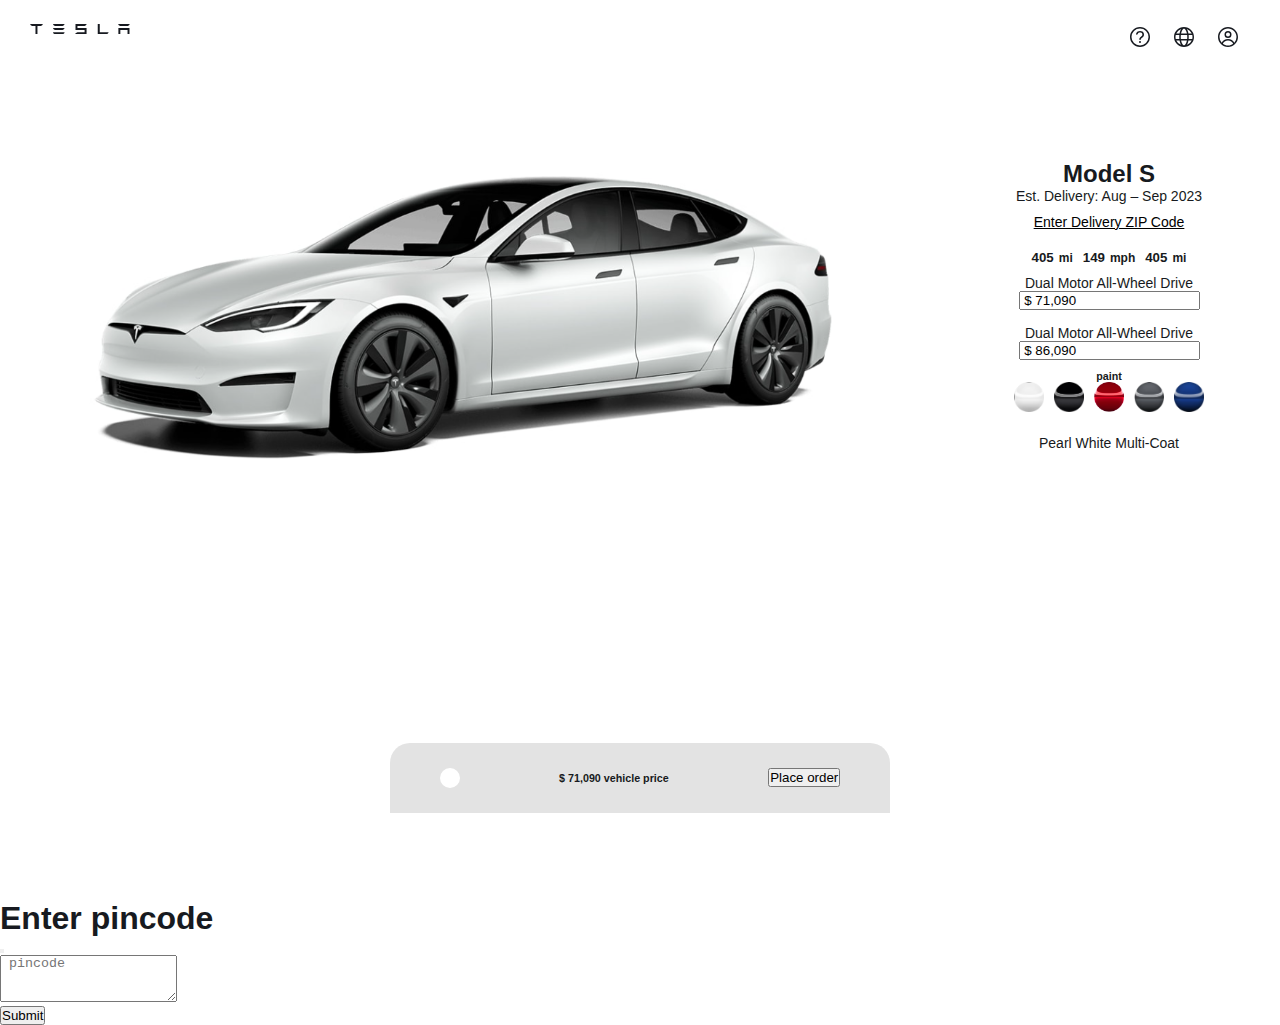
<file: buy.html>
<!DOCTYPE html>
<html lang="en">

<head>
    <meta charset="UTF-8">
    <meta name="viewport" content="width=device-width, initial-scale=1.0">
    <link rel="shortcut icon"
        href="[data-uri]"
        type="image/x-icon">
    <link rel="stylesheet" href="style.css">
    <link rel="preconnect" href="https://fonts.googleapis.com">
    <link rel="preconnect" href="https://fonts.gstatic.com" crossorigin>
    <link href="https://fonts.googleapis.com/css2?family=Montserrat:wght@100;200;300;400;500;600;700&display=swap"
        rel="stylesheet">
    <link href="https://cdn.jsdelivr.net/npm/bootstrap@5.3.1/dist/css/bootstrap.min.css" rel="stylesheet"
        integrity="sha384-4bw+/aepP/YC94hEpVNVgiZdgIC5+VKNBQNGCHeKRQN+PtmoHDEXuppvnDJzQIu9" crossorigin="anonymous">
    <script src="https://cdn.jsdelivr.net/npm/bootstrap@5.3.1/dist/js/bootstrap.bundle.min.js"
        integrity="sha384-HwwvtgBNo3bZJJLYd8oVXjrBZt8cqVSpeBNS5n7C8IVInixGAoxmnlMuBnhbgrkm"
        crossorigin="anonymous"></script>
    <link rel="stylesheet" href="https://cdnjs.cloudflare.com/ajax/libs/font-awesome/6.4.2/css/all.min.css"
        integrity="sha512-z3gLpd7yknf1YoNbCzqRKc4qyor8gaKU1qmn+CShxbuBusANI9QpRohGBreCFkKxLhei6S9CQXFEbbKuqLg0DA=="
        crossorigin="anonymous" referrerpolicy="no-referrer" />
    <title>Tesla</title>
</head>

<body>


    <!--Header seection-->
    <header id="header">
        <a href="./index.html" class="logo"><svg class="tds-icon tds-icon-logo-wordmark tds-site-logo-icon"
                viewBox="0 0 342 35" xmlns="http://www.w3.org/2000/svg">
                <path
                    d="M0 .1a9.7 9.7 0 0 0 7 7h11l.5.1v27.6h6.8V7.3L26 7h11a9.8 9.8 0 0 0 7-7H0zm238.6 0h-6.8v34.8H263a9.7 9.7 0 0 0 6-6.8h-30.3V0zm-52.3 6.8c3.6-1 6.6-3.8 7.4-6.9l-38.1.1v20.6h31.1v7.2h-24.4a13.6 13.6 0 0 0-8.7 7h39.9v-21h-31.2v-7h24zm116.2 28h6.7v-14h24.6v14h6.7v-21h-38zM85.3 7h26a9.6 9.6 0 0 0 7.1-7H78.3a9.6 9.6 0 0 0 7 7zm0 13.8h26a9.6 9.6 0 0 0 7.1-7H78.3a9.6 9.6 0 0 0 7 7zm0 14.1h26a9.6 9.6 0 0 0 7.1-7H78.3a9.6 9.6 0 0 0 7 7zM308.5 7h26a9.6 9.6 0 0 0 7-7h-40a9.6 9.6 0 0 0 7 7z"
                    fill="currentColor"></path>
            </svg></a>



        <nav class="right-desktop">
            <a href=""><svg class="tds-icon tds-icon-help" viewBox="0 0 24 24" xmlns="http://www.w3.org/2000/svg">
                    <path fill="currentColor"
                        d="M12 20.5a8.5 8.5 0 1 1 0-17 8.5 8.5 0 0 1 0 17Zm0 1.5c5.523 0 10-4.477 10-10S17.523 2 12 2 2 6.477 2 12s4.477 10 10 10Zm0-6a1 1 0 1 0 0 2 1 1 0 0 0 0-2Zm.053-3.533a7.8 7.8 0 0 1 .92-.767 6.97 6.97 0 0 0 .746-.61 2.31 2.31 0 0 0 .468-.635c.126-.253.188-.548.188-.883 0-.374-.082-.723-.246-1.048-.158-.324-.415-.588-.771-.792-.356-.203-.81-.305-1.362-.305-.575 0-1.045.116-1.411.347a1.991 1.991 0 0 0-.788.89c-.06.134-.11.272-.148.413-.111.414-.445.767-.874.767-.428 0-.784-.35-.71-.772.07-.407.2-.79.386-1.15.301-.583.758-1.048 1.37-1.394C10.435 6.176 11.185 6 12.07 6c.93 0 1.687.181 2.273.544.59.358 1.014.803 1.271 1.337.257.533.386 1.07.386 1.608 0 .545-.085 1.012-.254 1.403-.17.385-.375.698-.616.94-.235.242-.55.514-.943.817-.312.247-.561.46-.747.635-.18.176-.33.385-.451.627-.05.099-.087.2-.113.302-.108.424-.422.787-.86.787-.437 0-.806-.356-.76-.79a2.948 2.948 0 0 1 .797-1.743Z">
                    </path>
                </svg></a>
            <a href=""><svg class="tds-icon tds-icon-globe" viewBox="0 0 24 24" xmlns="http://www.w3.org/2000/svg">
                    <path fill="currentColor"
                        d="M22 12c0 5.523-4.477 10-10 10S2 17.523 2 12 6.477 2 12 2s10 4.477 10 10ZM9.254 20.047a8.147 8.147 0 0 1-.768-1.378c-.404-.91-.722-1.985-.935-3.169h-3.3a8.526 8.526 0 0 0 5.003 4.547Zm.603-1.988c.336.757.718 1.324 1.103 1.69.382.364.732.501 1.04.501.308 0 .658-.137 1.04-.5.385-.367.767-.934 1.103-1.69.321-.723.588-1.59.78-2.56H9.076c.192.97.459 1.837.78 2.56ZM8.75 12c0 .691.036 1.36.103 2h6.294c.067-.64.103-1.309.103-2 0-.691-.036-1.36-.103-2H8.853c-.067.64-.103 1.309-.103 2Zm-1.405-2H3.737a8.522 8.522 0 0 0-.237 2c0 .689.082 1.359.237 2h3.608a20.75 20.75 0 0 1 0-4Zm1.732-1.5h5.845c-.19-.97-.458-1.837-.779-2.56-.336-.756-.718-1.323-1.103-1.69-.382-.363-.732-.5-1.04-.5-.308 0-.658.137-1.04.5-.385.367-.767.934-1.103 1.69-.321.723-.588 1.59-.78 2.56Zm7.577 1.5a20.728 20.728 0 0 1 0 4h3.61a8.52 8.52 0 0 0 .236-2 8.52 8.52 0 0 0-.237-2h-3.609Zm3.094-1.5a8.526 8.526 0 0 0-5.002-4.547c.287.408.543.873.768 1.378.404.91.722 1.985.935 3.169h3.3Zm-12.197 0c.213-1.184.531-2.26.935-3.169.225-.505.48-.97.768-1.378A8.526 8.526 0 0 0 4.252 8.5h3.3Zm7.963 10.169c-.225.505-.48.97-.768 1.378a8.526 8.526 0 0 0 5.002-4.547h-3.3c-.212 1.184-.53 2.26-.934 3.169Z">
                    </path>
                </svg></a>
            <a href=""><svg class="tds-icon tds-icon-person" viewBox="0 0 24 24" xmlns="http://www.w3.org/2000/svg">
                    <path fill="currentColor"
                        d="M12 2C6.477 2 2 6.477 2 12s4.477 10 10 10 10-4.477 10-10S17.523 2 12 2zM6.858 18.752c.605-1.868 2.722-3.24 5.142-3.24 2.42 0 4.537 1.372 5.142 3.24C15.712 19.844 13.933 20.5 12 20.5s-3.712-.656-5.142-1.748zm11.469-1.095c-1.02-2.165-3.483-3.645-6.327-3.645s-5.307 1.48-6.327 3.645A8.456 8.456 0 0 1 3.5 12c0-4.687 3.813-8.5 8.5-8.5 4.687 0 8.5 3.813 8.5 8.5a8.456 8.456 0 0 1-2.173 5.657zM12 6a3.5 3.5 0 1 0 0 7 3.5 3.5 0 0 0 0-7zm0 5.5c-1.103 0-2-.897-2-2s.897-2 2-2 2 .897 2 2-.897 2-2 2z">
                    </path>
                </svg></a>


        </nav>
        <nav class="mobile-view">
            <a onclick="menutopen()">Menu</a>
        </nav>


    </header>
     <!-- aside -->
     <div id="blurbg" class="backdrop"></div>
     <aside id="sidemenu">
         <button onclick="menuclose()" class="close">&times;</button>
         <a href=""> Vehicles</a>
         <a href=""> Energy</a>
         <a href=""> Charging</a>
         <a href=""> Discover</a>
         <a href=""> Shop</a>
         <a href=""> Support</a>
 
     </aside>

    <!--design section-->
    <div class="buysection1 ">
        <div class="carimg">
            <img id="carimg" src="./images/white car.png" alt="">
        </div>
        <div class="buy-carinfo shadow">
            <div class="buy-info1">
                <h2>Model S</h2>
                <p>Est. Delivery: Aug – Sep 2023</p>
            </div>
            <a data-bs-toggle="modal" data-bs-target="#exampleModal" href="">Enter Delivery ZIP Code</a>
            <div class="buy-info2">
                <div class="infobold">
                    <h5>405</h5> <span class="small"> mi</span>
                </div>
                <div class="infobold">
                    <h5>149 </h5><span class="small">mph</span>
                </div>
                <div class="infobold">
                    <h5>405</h5> <span class="small"> mi</span>
                </div>



            </div>
            <div class="buy-info3">
                <div class="price1">
                    <p>Dual Motor All-Wheel Drive</p>
                    <input onclick="p1()" class="form-control" type="text" placeholder="Model S" value=" $ 71,090" input
                        readonly>
                </div>
                <div class="price2">
                    <p>Dual Motor All-Wheel Drive</p>
                    <input onclick="p2()" class="form-control" type="text" placeholder="Model S" value=" $ 86,090" input
                        readonly>
                </div>
            </div>
            <div class="color">

                <div class="inputs">
                    <h6>paint</h6>
                    <div class="colorbuttons">
                        <button value="white" onclick="white()"><img src="./images/white color.png" alt=""></button>
                        <button onclick="black()"><img src="./images/black color.png" alt=""></button>
                        <button onclick="red()"><img src="./images/red color.png" alt=""></button>
                        <button onclick="grey()"><img src="./images/grey color.png" alt=""></button>
                        <button onclick="blue()"><img src="./images/blue color.png" alt=""></button>
                    </div>

                </div>
                <p id="colortex">Pearl White Multi-Coat</p>
            </div>
        </div>
        <div class="total">
            <i id="up" class="fa-solid fa-angle-up shadow"></i>
            <h6 id="showprice">$ 71,090 vehicle price</h6>
            <button onclick="placeorder()" class="btn btn-dark">Place order</button>

        </div>

    </div>



    <!-- modal for address -->

    <div class="modal fade" id="exampleModal" tabindex="-1" aria-labelledby="exampleModalLabel" aria-hidden="true">
        <div class="modal-dialog">
            <div class="modal-content">
                <div class="modal-header">
                    <h1 class="modal-title fs-6" id="exampleModalLabel">Enter pincode</h1>
                    <button type="button" class="btn-close " data-bs-dismiss="modal" aria-label="Close"></button>
                </div>
                <div class="modal-body">
                    <div class="mb-3">



                        <textarea class="form-control fs-6" id="exampleFormControlTextarea1" rows="3"
                            placeholder=" pincode"></textarea>
                    </div>
                </div>
                <div class="modal-footer">

                    <button data-bs-toggle="modal" data-bs-target="#exampleModal" type="button"
                        class="btn btn-dark fs-6">Submit</button>
                </div>
            </div>
        </div>
    </div>





    <script src="./nav.js"></script>


</body>

</html>
</file>
<file: style.css>
* {
    padding: 0;
    margin: 0;
    box-sizing: border-box;
}

body {
    color: #171a20;
    font-family: 'M PLUS 1', sans-serif;
}

#blink {
    position: fixed;
    z-index: 10;
    color: rgb(255, 255, 255);
    bottom: 15px;
    right: 15px;
    transition: all .4s;
}

/* header */

header {
    display: flex;
    flex-direction: row;
    justify-content: space-between;
    position: fixed;
    top: 0;
    z-index: 4;
    width: 100%;
    transition: all .4s;
    padding: 20px 30px;
    height: 100px;



}


nav a {
    color: rgb(23, 26, 32);
    text-decoration: none;
    font-size: 14px;
    font-weight: 600;
    padding: 5px 10px;
    background-color: rgba(151, 151, 151, 0);


}

nav a:hover {
    color: rgb(23, 26, 32);
    background-color: rgba(151, 151, 151, 0.215);

    padding: 5px 10px;
    border-radius: 5px;

}

.navmenu {
    display: flex;
    flex-direction: column;
    align-items: center;
}

.center-desktop {
    display: flex;
    justify-content: space-between;
    gap: 10px;
    width: 400px;

}

.right-desktop {
    display: flex;
    justify-content: space-between;
    height: 35px;




}

.mobile-view {
    display: none;
}


.items img {
    width: 160px;
}

.items {
    padding: 50px 0px 50px 0px;
    gap: 50px;
    display: flex;



}

#nav1 {
    display: none;


}

#nav2 {
    display: none;

}

#nav3 {
    display: none;

}

#nav4 {
    display: none;

}



#nav5 {
    display: none;

}



.items a {
    color: inherit;
    font-size: 13px;
    text-decoration: none;
    border-bottom: 1px solid rgb(0, 0, 0);
    padding-top: 10px;

}

.items a:hover {

    border-bottom: 2px solid rgb(0, 0, 0);

}

.items p {
    font-size: 15px;
    font-weight: 600;

}

.item1 {
    display: flex;
    flex-direction: column;
    align-items: center;
}

.navitemlinks {
    display: flex;
    gap: 17px;
}

.logo svg {
    width: 100px;
    color: rgb(23, 26, 32);

}

nav svg {
    width: 24px;
    padding-bottom: 5px;


}

/* aside */

#blurbg {
    display: none;
    z-index: 1;
    position: fixed;
    inset: 0;
    background-color: rgba(0, 0, 0, 0.322);
    backdrop-filter: blur(5px);

}

#sidemenu {
    z-index: 5;
    position: fixed;
    right: -320px;
    background-color: white;
    display: flex;
    flex-direction: column;
    width: 320px;
    padding: 60px 30px 30px 30px;
    transition: .4s;
    height: 100vh;

}

aside a {
    display: block;
    color: inherit;
    text-decoration: none;
    font-size: 15px;
    font-weight: 600px;
    padding: 10px 0;
}

aside button {
    font-size: 27px;
    border: none;
    background-color: rgba(240, 248, 255, 0);
    position: absolute;
    top: 10px;
    right: 10px;
    font-family: sans-serif;
}






section {
    height: 100vh;
    background-size: cover;
    background-position: center center;
}

section .content {
    width: 100%;
    height: 100vh;
    padding-top: 15vh;
    padding-bottom: 15vh;
    text-align: center;
    display: grid;
    grid-template-rows: min-content auto min-content;
}

section h1 {
    font-size: 3rem;
}

section a {
    color: inherit;
}

section .buttons a {
    display: block;
    background-color: #eee;
    color: inherit;
    padding: 12px 50px;
    border-radius: 25px;
    text-decoration: none;
    text-transform: uppercase;
    font-size: 12px;
    font-weight: 500;
}

section .buttons a:first-child {
    background-color: #444;
    color: #fff;
}

section .buttons {
    display: grid;
    row-gap: 20px;
    margin: 0 40px;
}

@media(max-width: 768px) {
    section .buttons {

        margin: 0 auto;
        grid-template-columns: 1fr;
        column-gap: 20px;
    }




    .mobile-view {
        display: initial;
    }

    .right-desktop {
        display: none;

    }

    .center-desktop {
        display: none;
    }
}


@media(min-width: 768px) {
    section .buttons {
        max-width: 640px;
        margin: 0 auto;
        grid-template-columns: 1fr 1fr;
        column-gap: 20px;
    }


}

/* carDesign */


.buysection1 {
    display: flex;
    align-items: center;
    text-align: center;
    justify-content: space-around;
    height: 100vh;
    flex-wrap: wrap;




}

.buy-carinfo {
    width: 300px;
    display: flex;
    flex-direction: column;
    align-items: center;
    justify-content: baseline;
    align-self: flex-start;
    margin-top: 100px;
    gap: 10px;

    padding: 30px;
    padding-top: 60px;
    border-radius: 10px;

}

.carimg {
    width: 70%;

}

.buysection1 img {

    width: 90%;

}

.buy-info2 {
    display: flex;
    align-items: center;
    padding-top: 10px;
    gap: 10px;
}

.infobold {
    display: flex;
    align-items: center;
    gap: 5px;
}



.color button {
    background-color: rgba(240, 248, 255, 0);
    border: none;

}

.color button img {
    width: 30px;
    height: 30px;
}

.total {
    width: 500px;
    height: 70px;
    background-color: rgba(194, 194, 194, 0.459);
    border-top-left-radius: 20px;
    border-top-right-radius: 20px;
    display: flex;
    justify-content: space-around;
    align-items: center;
}

.total i {
    padding: 10px;
    border-radius: 60px;
    background-color: rgb(255, 255, 255);
    color: gray;
}

.color {
    display: flex;
    flex-direction: column;
    gap: 20px;

}

.colorbuttons {
    display: flex;
    justify-content: space-around;
    gap: 10px;
}

.buy-info3 {
    display: flex;
    flex-direction: column;
    gap: 15px;

}

.buy-info3 input {
    cursor: pointer;
}

.buysection1 h2 {
    font-weight: 600;

}

.buysection1 p {
    font-size: 14px;
    font-weight: 300;

}

.buysection1 a {
    font-size: 14px;
    font-weight: 500;
    color: black;

}

.small {
    font-size: 12px;
    font-weight: 600;
}
</file>
